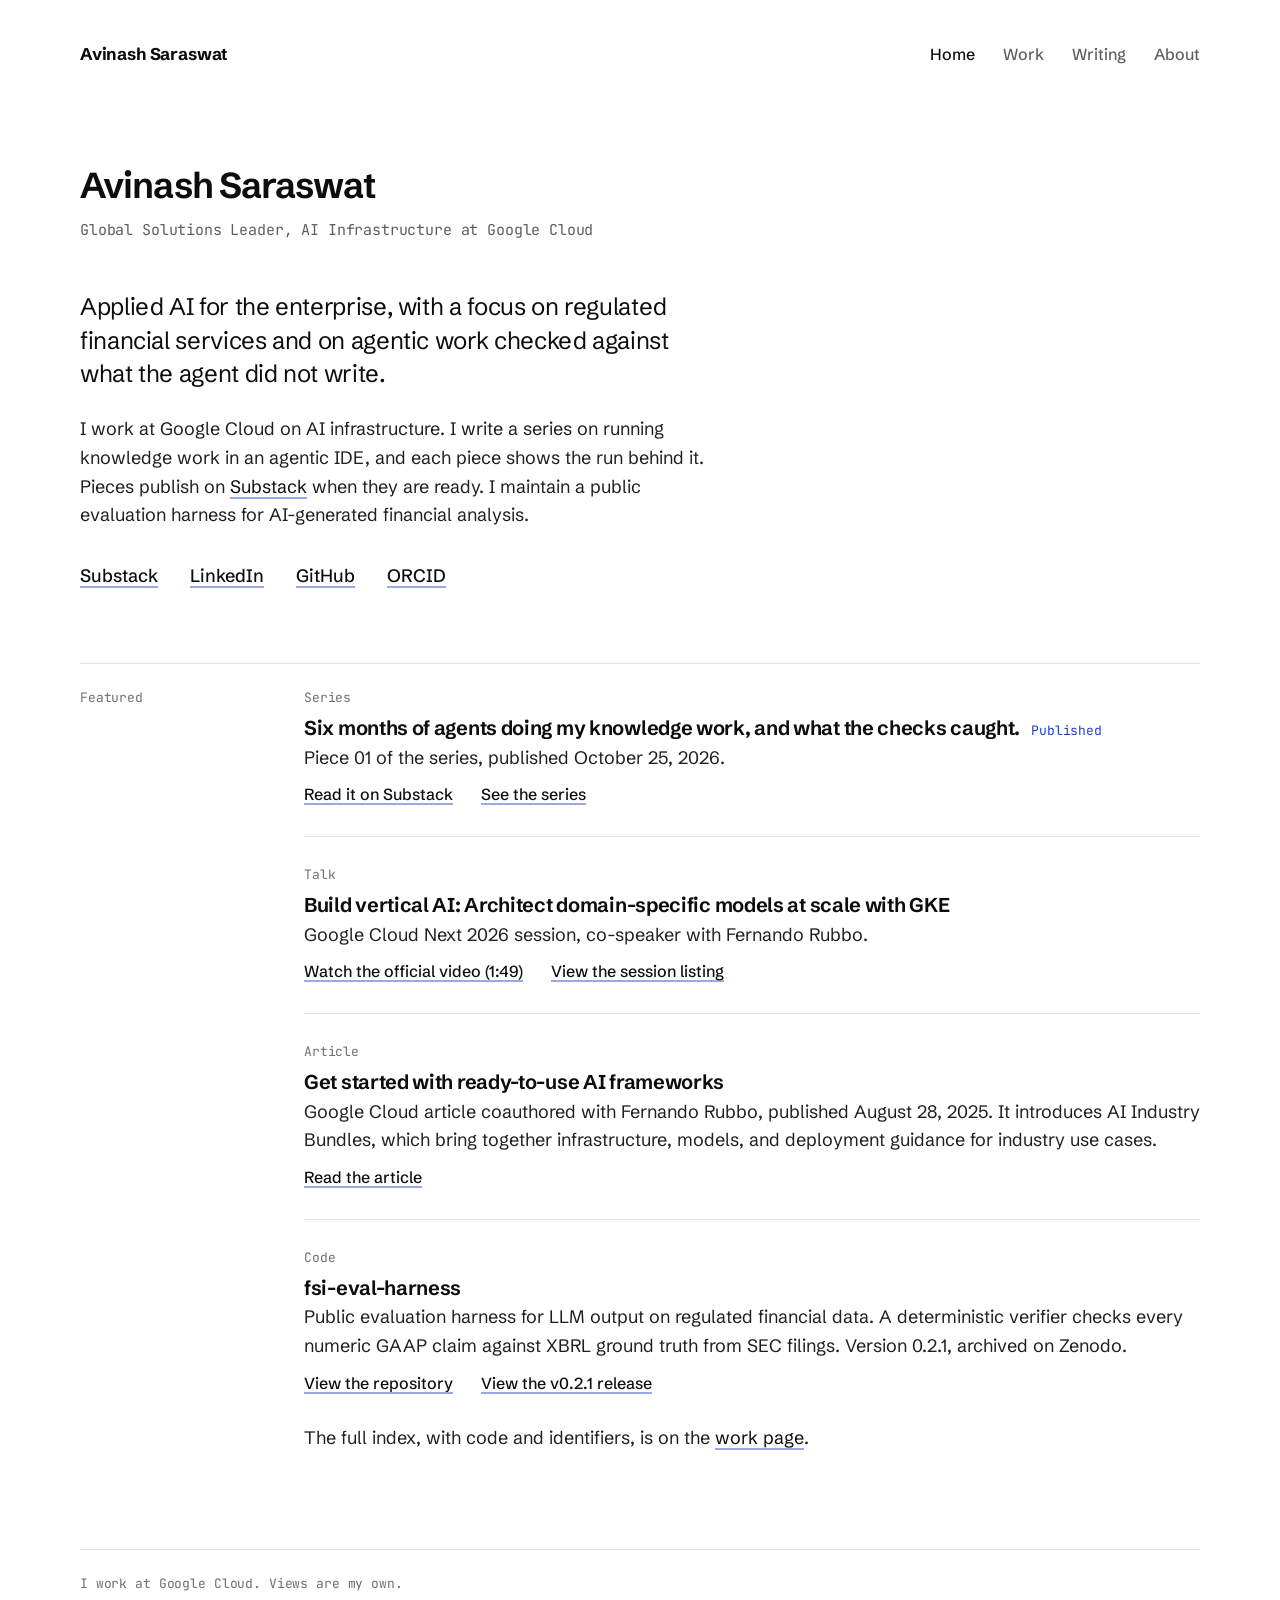
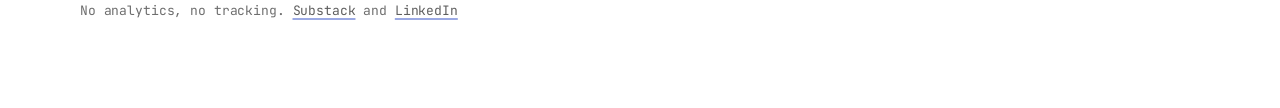
<file: index.html>
<!doctype html>
<html lang="en">
<head>
  <meta charset="utf-8">
  <meta name="viewport" content="width=device-width, initial-scale=1">
  <title>Avinash Saraswat</title>
  <meta name="description" content="Avinash Saraswat on applied AI for the enterprise, regulated financial services, and agentic work checked against what the agent did not write.">
  <meta name="google-site-verification" content="HJkdH8JYp2K1hhgkt5MfmzdalMM9m63tIvqROi1K8ds">
  <meta name="google-site-verification" content="auJzoFP5uxJTKR91743XDneQ1k03UvUhUlm2Y_x-gqA">
  <link rel="canonical" href="https://avinashsaraswat.com/">
  <meta property="og:type" content="profile">
  <meta property="og:title" content="Avinash Saraswat">
  <meta property="og:description" content="Avinash Saraswat on applied AI for the enterprise, regulated financial services, and agentic work checked against what the agent did not write.">
  <meta property="og:url" content="https://avinashsaraswat.com/">
  <script type="application/ld+json">{"@context":"https://schema.org","@type":"Person","name":"Avinash Saraswat","alternateName":"Avi Saraswat","jobTitle":"Global Solutions Leader, AI Infrastructure","worksFor":{"@type":"Organization","name":"Google Cloud"},"url":"https://avinashsaraswat.com/","sameAs":["https://www.linkedin.com/in/avinashsaraswat/","https://avinashsaraswat.substack.com/","https://github.com/avinashsaraswat","https://orcid.org/0009-0004-6914-7614","https://doi.org/10.5281/zenodo.23464698"]}</script>
  <link rel="stylesheet" href="style.css">
  <link rel="icon" href="data:image/svg+xml,%3Csvg xmlns='http://www.w3.org/2000/svg' viewBox='0 0 64 64'%3E%3Crect width='64' height='64' fill='%23161718'/%3E%3Ctext x='32' y='41' font-family='Helvetica,Arial,sans-serif' font-size='26' font-weight='600' text-anchor='middle' fill='%23f2f2f2'%3EAS%3C/text%3E%3C/svg%3E">
  <meta name="theme-color" content="#ffffff">
</head>
<body>
<div class="wrap">

<header class="site">
  <a class="name" href="index.html">Avinash Saraswat</a>
  <nav aria-label="Site">
    <ul>
      <li><a href="index.html" aria-current="page">Home</a></li>
      <li><a href="work.html">Work</a></li>
      <li><a href="writing.html">Writing</a></li>
      <li><a href="about.html">About</a></li>
    </ul>
  </nav>
</header>

<main>
  <section class="head intro">
  <h1>Avinash Saraswat</h1>
  <p class="role">Global Solutions Leader, AI Infrastructure at Google Cloud</p>
  <p class="lede">Applied AI for the enterprise, with a focus on regulated financial services and on agentic work checked against what the agent did not write.</p>

  <p>I work at Google Cloud on AI infrastructure. I write a series on running knowledge work in an agentic IDE, and each piece shows the run behind it. Pieces publish on <a href="https://avinashsaraswat.substack.com/archive">Substack</a> when they are ready. I maintain a public evaluation harness for AI-generated financial analysis.</p>

  <ul class="elsewhere" aria-label="Elsewhere">
    <li><a href="https://avinashsaraswat.substack.com/archive">Substack</a></li>
    <li><a href="https://www.linkedin.com/in/avinashsaraswat/">LinkedIn</a></li>
    <li><a href="https://github.com/avinashsaraswat">GitHub</a></li>
    <li><a href="https://orcid.org/0009-0004-6914-7614">ORCID</a></li>
  </ul>
  </section>

  <section>
  <h2>Featured</h2>
  <ol class="items featured">
    <li>
      <span class="kind">Series</span>
      <strong>Six months of agents doing my knowledge work, and what the checks caught.</strong>
      <span class="status">Published</span><br>
      Piece 01 of the series, published October 25, 2026.
      <div class="links">
        <a href="https://avinashsaraswat.substack.com/p/six-months-of-agents-doing-my-knowledge">Read it on Substack</a>
        <a href="writing.html">See the series</a>
      </div>
    </li>
    <li>
      <span class="kind">Talk</span>
      <strong>Build vertical AI: Architect domain-specific models at scale with GKE</strong><br>
      Google Cloud Next 2026 session, co-speaker with Fernando Rubbo.
      <div class="links">
        <a href="https://www.youtube.com/watch?v=OY_Y8zhj-8g">Watch the official video (1:49)</a>
        <a href="https://www.googlecloudevents.com/next-vegas/session/3912929/build-vertical-ai-architect-domain-specific-models-at-scale-with-gke">View the session listing</a>
      </div>
    </li>
    <li>
      <span class="kind">Article</span>
      <strong>Get started with ready-to-use AI frameworks</strong><br>
      Google Cloud article coauthored with Fernando Rubbo, published August 28, 2025. It introduces AI Industry Bundles, which bring together infrastructure, models, and deployment guidance for industry use cases.
      <div class="links"><a href="https://cloud.google.com/transform/get-started-with-ready-to-use-ai-frameworks">Read the article</a></div>
    </li>
    <li>
      <span class="kind">Code</span>
      <strong>fsi-eval-harness</strong><br>
      Public evaluation harness for LLM output on regulated financial data. A deterministic verifier checks every numeric GAAP claim against XBRL ground truth from SEC filings. Version 0.2.1, archived on Zenodo.
      <div class="links">
        <a href="https://github.com/avinashsaraswat/fsi-eval-harness">View the repository</a>
        <a href="https://github.com/avinashsaraswat/fsi-eval-harness/releases/tag/v0.2.1">View the v0.2.1 release</a>
      </div>
    </li>
  </ol>

  <p>The full index, with code and identifiers, is on the <a href="work.html">work page</a>.</p>
  </section>
</main>

<footer class="site">
  <p>I work at Google Cloud. Views are my own.</p>
  <p>No analytics, no tracking. <a href="https://avinashsaraswat.substack.com/archive">Substack</a> and <a href="https://www.linkedin.com/in/avinashsaraswat/">LinkedIn</a></p>
</footer>

</div>
</body>
</html>
</file>
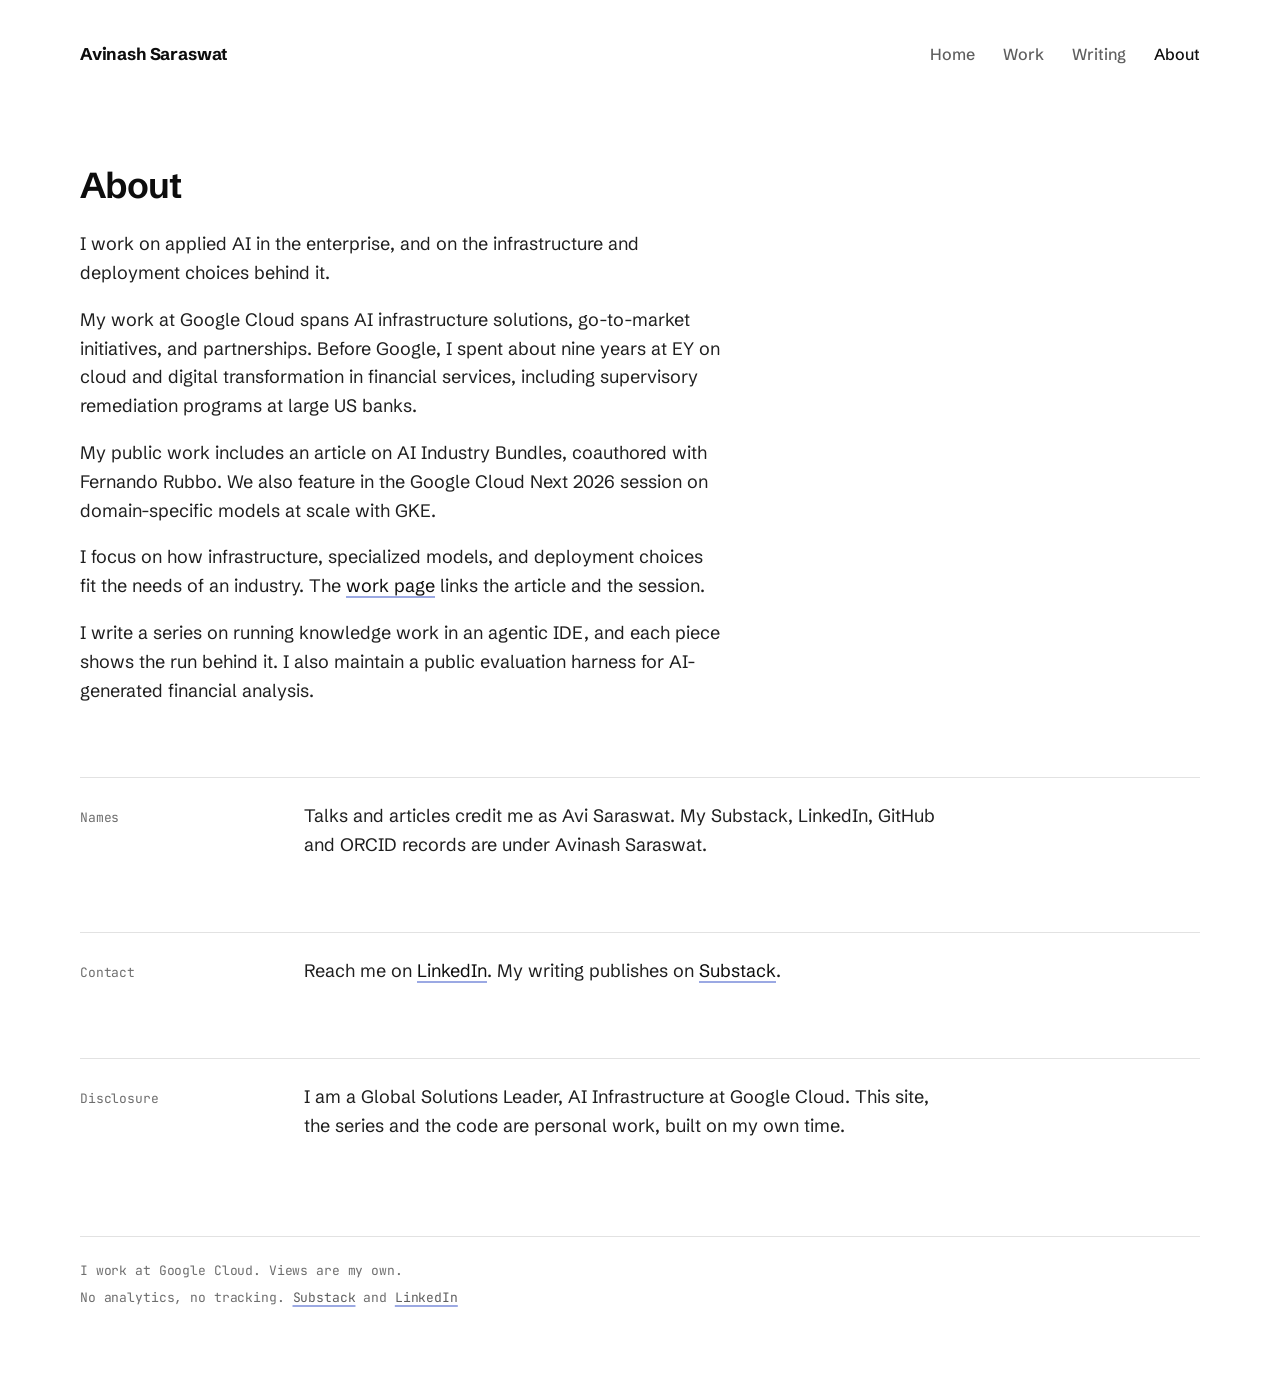
<file: about.html>
<!doctype html>
<html lang="en">
<head>
  <meta charset="utf-8">
  <meta name="viewport" content="width=device-width, initial-scale=1">
  <title>About | Avinash Saraswat</title>
  <meta name="description" content="About Avinash Saraswat, who works on the infrastructure and deployment choices behind enterprise AI at Google Cloud. Views are my own.">
  <link rel="canonical" href="https://avinashsaraswat.com/about.html">
  <meta property="og:type" content="website">
  <meta property="og:title" content="About | Avinash Saraswat">
  <meta property="og:description" content="About Avinash Saraswat, who works on the infrastructure and deployment choices behind enterprise AI at Google Cloud. Views are my own.">
  <meta property="og:url" content="https://avinashsaraswat.com/about.html">
  <link rel="stylesheet" href="style.css">
  <link rel="icon" href="data:image/svg+xml,%3Csvg xmlns='http://www.w3.org/2000/svg' viewBox='0 0 64 64'%3E%3Crect width='64' height='64' fill='%23161718'/%3E%3Ctext x='32' y='41' font-family='Helvetica,Arial,sans-serif' font-size='26' font-weight='600' text-anchor='middle' fill='%23f2f2f2'%3EAS%3C/text%3E%3C/svg%3E">
  <meta name="theme-color" content="#ffffff">
</head>
<body>
<div class="wrap">

<header class="site">
  <a class="name" href="index.html">Avinash Saraswat</a>
  <nav aria-label="Site">
    <ul>
      <li><a href="index.html">Home</a></li>
      <li><a href="work.html">Work</a></li>
      <li><a href="writing.html">Writing</a></li>
      <li><a href="about.html" aria-current="page">About</a></li>
    </ul>
  </nav>
</header>

<main>
  <section class="head">
  <h1>About</h1>

  <p>I work on applied AI in the enterprise, and on the infrastructure and deployment choices behind it.</p>

  <p>My work at Google Cloud spans AI infrastructure solutions, go-to-market initiatives, and partnerships. Before Google, I spent about nine years at EY on cloud and digital transformation in financial services, including supervisory remediation programs at large US banks.</p>

  <p>My public work includes an article on AI Industry Bundles, coauthored with Fernando Rubbo. We also feature in the Google Cloud Next 2026 session on domain-specific models at scale with GKE.</p>

  <p>I focus on how infrastructure, specialized models, and deployment choices fit the needs of an industry. The <a href="work.html">work page</a> links the article and the session.</p>

  <p>I write a series on running knowledge work in an agentic IDE, and each piece shows the run behind it. I also maintain a public evaluation harness for AI-generated financial analysis.</p>
  </section>

  <section>
  <h2>Names</h2>
  <p>Talks and articles credit me as Avi Saraswat. My Substack, LinkedIn, GitHub and ORCID records are under Avinash Saraswat.</p>
  </section>

  <section>
  <h2>Contact</h2>
  <p>Reach me on <a href="https://www.linkedin.com/in/avinashsaraswat/">LinkedIn</a>. My writing publishes on <a href="https://avinashsaraswat.substack.com/archive">Substack</a>.</p>
  </section>

  <section>
  <h2>Disclosure</h2>
  <p>I am a Global Solutions Leader, AI Infrastructure at Google Cloud. This site, the series and the code are personal work, built on my own time.</p>
  </section>
</main>

<footer class="site">
  <p>I work at Google Cloud. Views are my own.</p>
  <p>No analytics, no tracking. <a href="https://avinashsaraswat.substack.com/archive">Substack</a> and <a href="https://www.linkedin.com/in/avinashsaraswat/">LinkedIn</a></p>
</footer>

</div>
</body>
</html>
</file>
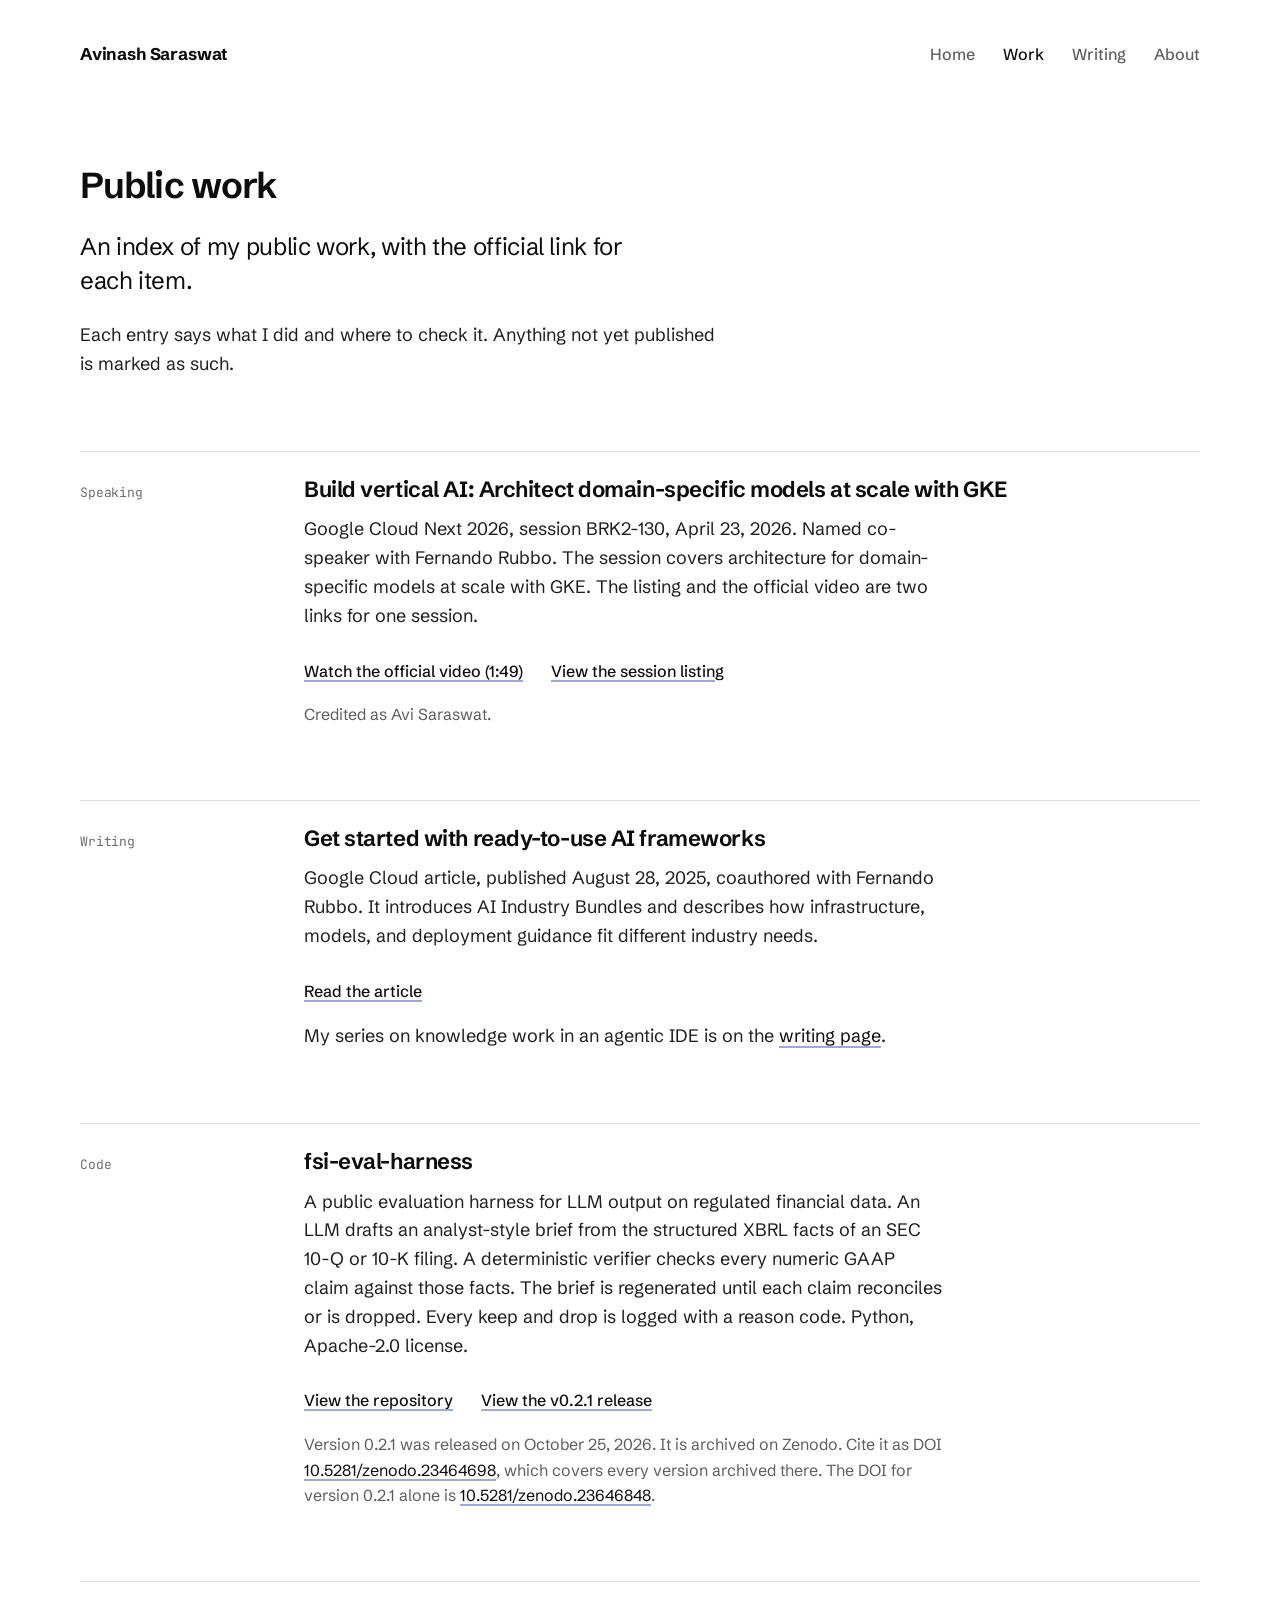
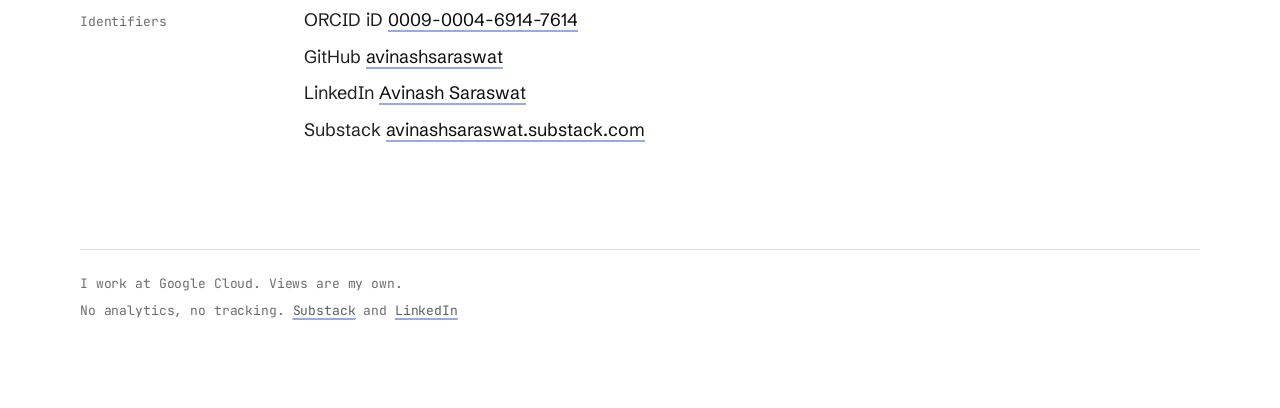
<file: work.html>
<!doctype html>
<html lang="en">
<head>
  <meta charset="utf-8">
  <meta name="viewport" content="width=device-width, initial-scale=1">
  <title>Work | Avinash Saraswat</title>
  <meta name="description" content="An index of Avinash Saraswat's public work. A Google Cloud Next 2026 session, a Google Cloud article, a public evaluation harness and an ORCID iD.">
  <link rel="canonical" href="https://avinashsaraswat.com/work.html">
  <meta property="og:type" content="website">
  <meta property="og:title" content="Work | Avinash Saraswat">
  <meta property="og:description" content="An index of Avinash Saraswat's public work. A Google Cloud Next 2026 session, a Google Cloud article, a public evaluation harness and an ORCID iD.">
  <meta property="og:url" content="https://avinashsaraswat.com/work.html">
  <link rel="stylesheet" href="style.css">
  <link rel="icon" href="data:image/svg+xml,%3Csvg xmlns='http://www.w3.org/2000/svg' viewBox='0 0 64 64'%3E%3Crect width='64' height='64' fill='%23161718'/%3E%3Ctext x='32' y='41' font-family='Helvetica,Arial,sans-serif' font-size='26' font-weight='600' text-anchor='middle' fill='%23f2f2f2'%3EAS%3C/text%3E%3C/svg%3E">
  <meta name="theme-color" content="#ffffff">
</head>
<body>
<div class="wrap">

<header class="site">
  <a class="name" href="index.html">Avinash Saraswat</a>
  <nav aria-label="Site">
    <ul>
      <li><a href="index.html">Home</a></li>
      <li><a href="work.html" aria-current="page">Work</a></li>
      <li><a href="writing.html">Writing</a></li>
      <li><a href="about.html">About</a></li>
    </ul>
  </nav>
</header>

<main>
  <section class="head">
  <h1>Public work</h1>
  <p class="lede">An index of my public work, with the official link for each item.</p>
  <p>Each entry says what I did and where to check it. Anything not yet published is marked as such.</p>
  </section>

  <section>
  <h2>Speaking</h2>
  <h3>Build vertical AI: Architect domain-specific models at scale with GKE</h3>
  <p>Google Cloud Next 2026, session BRK2-130, April 23, 2026. Named co-speaker with Fernando Rubbo. The session covers architecture for domain-specific models at scale with GKE. The listing and the official video are two links for one session.</p>
  <p class="links">
    <a href="https://www.youtube.com/watch?v=OY_Y8zhj-8g">Watch the official video (1:49)</a>
    <a href="https://www.googlecloudevents.com/next-vegas/session/3912929/build-vertical-ai-architect-domain-specific-models-at-scale-with-gke">View the session listing</a>
  </p>
  <p class="meta">Credited as Avi Saraswat.</p>
  </section>

  <section>
  <h2>Writing</h2>
  <h3>Get started with ready-to-use AI frameworks</h3>
  <p>Google Cloud article, published August 28, 2025, coauthored with Fernando Rubbo. It introduces AI Industry Bundles and describes how infrastructure, models, and deployment guidance fit different industry needs.</p>
  <p class="links"><a href="https://cloud.google.com/transform/get-started-with-ready-to-use-ai-frameworks">Read the article</a></p>
  <p>My series on knowledge work in an agentic IDE is on the <a href="writing.html">writing page</a>.</p>
  </section>

  <section>
  <h2>Code</h2>
  <h3>fsi-eval-harness</h3>
  <p>A public evaluation harness for LLM output on regulated financial data. An LLM drafts an analyst-style brief from the structured XBRL facts of an SEC 10-Q or 10-K filing. A deterministic verifier checks every numeric GAAP claim against those facts. The brief is regenerated until each claim reconciles or is dropped. Every keep and drop is logged with a reason code. Python, Apache-2.0 license.</p>
  <p class="links">
    <a href="https://github.com/avinashsaraswat/fsi-eval-harness">View the repository</a>
    <a href="https://github.com/avinashsaraswat/fsi-eval-harness/releases/tag/v0.2.1">View the v0.2.1 release</a>
  </p>
  <p class="meta">Version 0.2.1 was released on October 25, 2026. It is archived on Zenodo. Cite it as DOI <a href="https://doi.org/10.5281/zenodo.23464698">10.5281/zenodo.23464698</a>, which covers every version archived there. The DOI for version 0.2.1 alone is <a href="https://doi.org/10.5281/zenodo.23646848">10.5281/zenodo.23646848</a>.</p>
  </section>

  <section>
  <h2>Identifiers</h2>
  <ul class="plain">
    <li>ORCID iD <a href="https://orcid.org/0009-0004-6914-7614">0009-0004-6914-7614</a></li>
    <li>GitHub <a href="https://github.com/avinashsaraswat">avinashsaraswat</a></li>
    <li>LinkedIn <a href="https://www.linkedin.com/in/avinashsaraswat/">Avinash Saraswat</a></li>
    <li>Substack <a href="https://avinashsaraswat.substack.com/archive">avinashsaraswat.substack.com</a></li>
  </ul>
  </section>
</main>

<footer class="site">
  <p>I work at Google Cloud. Views are my own.</p>
  <p>No analytics, no tracking. <a href="https://avinashsaraswat.substack.com/archive">Substack</a> and <a href="https://www.linkedin.com/in/avinashsaraswat/">LinkedIn</a></p>
</footer>

</div>
</body>
</html>
</file>
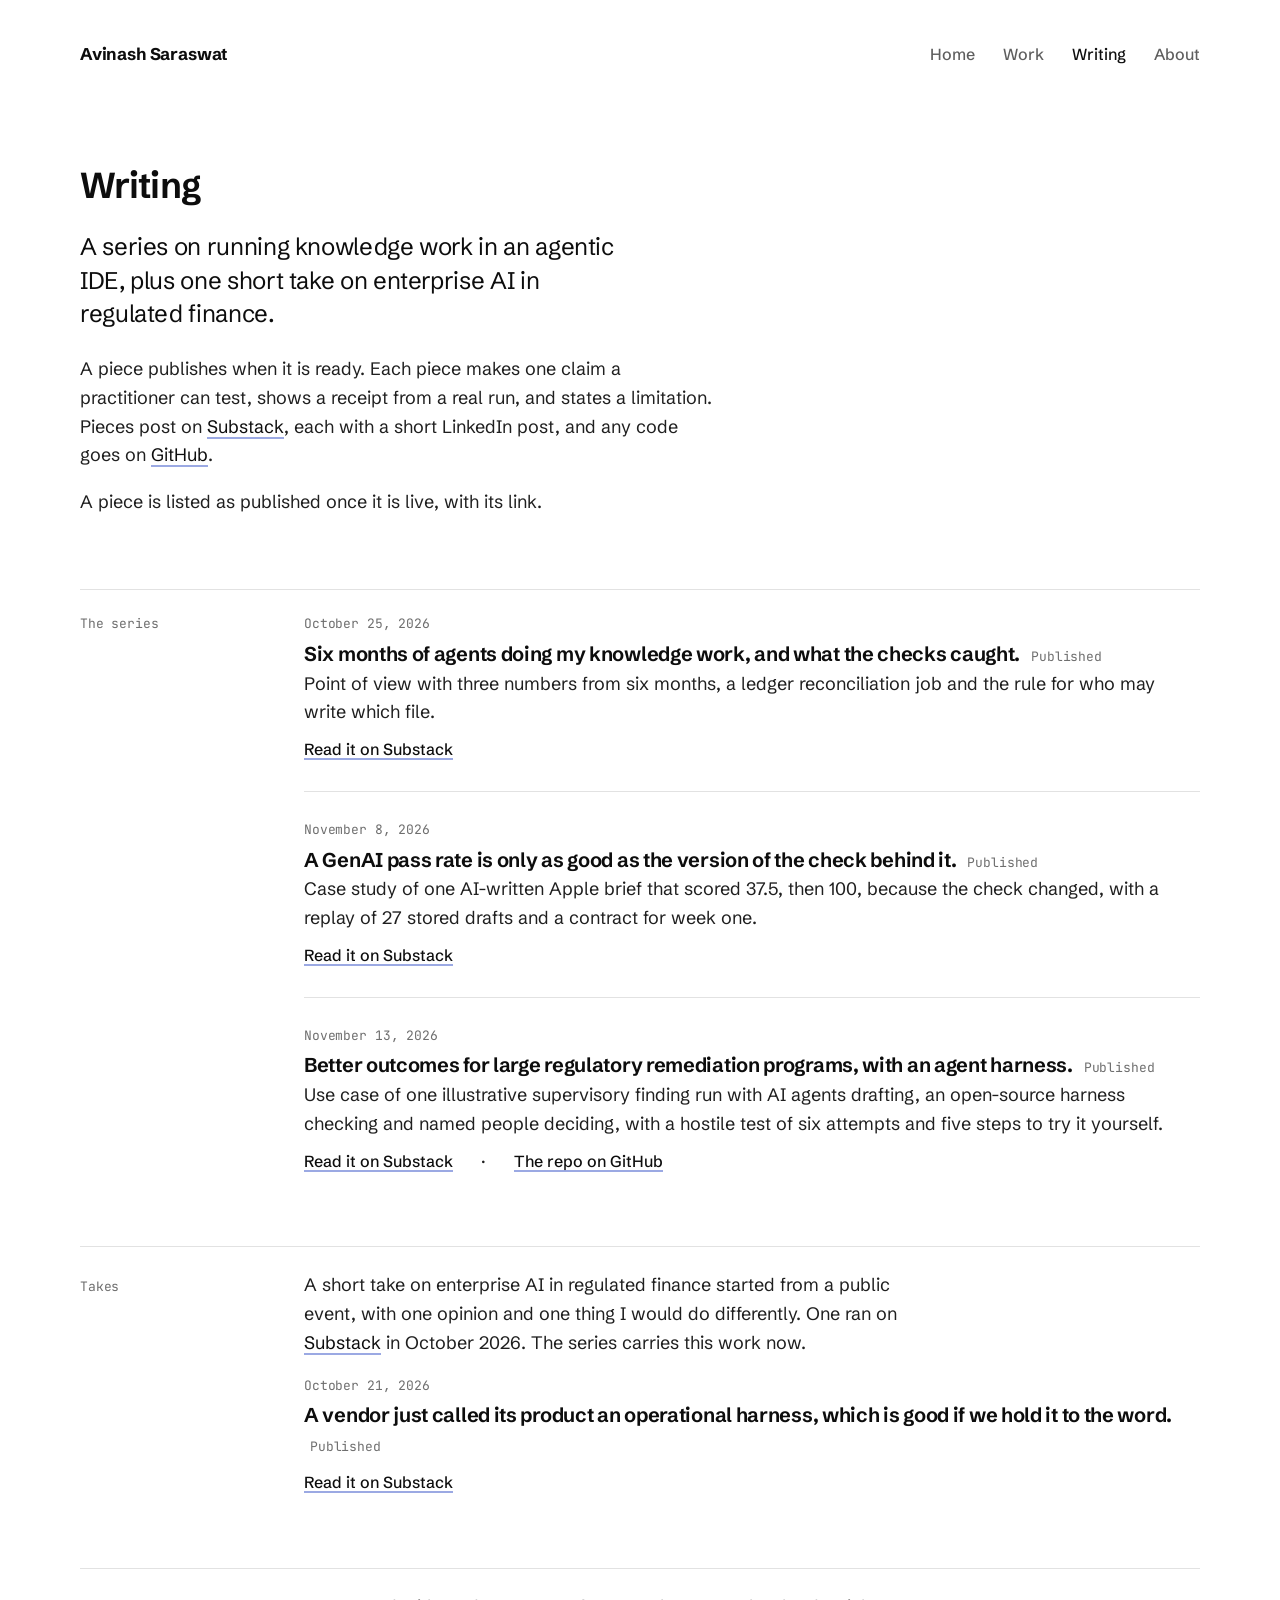
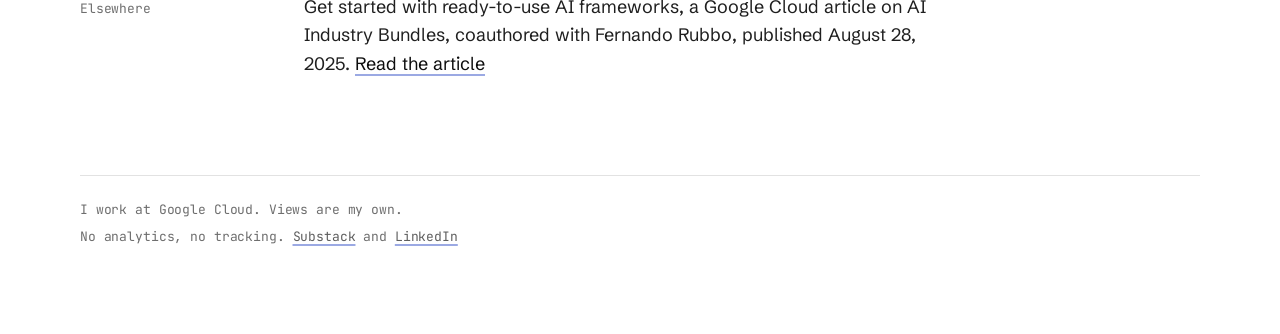
<file: writing.html>
<!doctype html>
<html lang="en">
<head>
  <meta charset="utf-8">
  <meta name="viewport" content="width=device-width, initial-scale=1">
  <title>Writing | Avinash Saraswat</title>
  <meta name="description" content="Avinash Saraswat's series on running knowledge work in an agentic IDE, on Substack. Each piece shows the run behind it.">
  <link rel="canonical" href="https://avinashsaraswat.com/writing.html">
  <meta property="og:type" content="website">
  <meta property="og:title" content="Writing | Avinash Saraswat">
  <meta property="og:description" content="Avinash Saraswat's series on running knowledge work in an agentic IDE, on Substack. Each piece shows the run behind it.">
  <meta property="og:url" content="https://avinashsaraswat.com/writing.html">
  <link rel="stylesheet" href="style.css">
  <link rel="icon" href="data:image/svg+xml,%3Csvg xmlns='http://www.w3.org/2000/svg' viewBox='0 0 64 64'%3E%3Crect width='64' height='64' fill='%23161718'/%3E%3Ctext x='32' y='41' font-family='Helvetica,Arial,sans-serif' font-size='26' font-weight='600' text-anchor='middle' fill='%23f2f2f2'%3EAS%3C/text%3E%3C/svg%3E">
  <meta name="theme-color" content="#ffffff">
</head>
<body>
<div class="wrap">

<header class="site">
  <a class="name" href="index.html">Avinash Saraswat</a>
  <nav aria-label="Site">
    <ul>
      <li><a href="index.html">Home</a></li>
      <li><a href="work.html">Work</a></li>
      <li><a href="writing.html" aria-current="page">Writing</a></li>
      <li><a href="about.html">About</a></li>
    </ul>
  </nav>
</header>

<main>
  <section class="head">
  <h1>Writing</h1>
  <p class="lede">A series on running knowledge work in an agentic IDE, plus one short take on enterprise AI in regulated finance.</p>

  <p>A piece publishes when it is ready. Each piece makes one claim a practitioner can test, shows a receipt from a real run, and states a limitation. Pieces post on <a href="https://avinashsaraswat.substack.com/archive">Substack</a>, each with a short LinkedIn post, and any code goes on <a href="https://github.com/avinashsaraswat">GitHub</a>.</p>

  <p>A piece is listed as published once it is live, with its link.</p>
  </section>

  <section>
  <h2>The series</h2>
  <ol class="items series">
    <li>
      <span class="week">October 25, 2026</span>
      <strong>Six months of agents doing my knowledge work, and what the checks caught.</strong>
      <span class="status">Published</span><br>
      Point of view with three numbers from six months, a ledger reconciliation job and the rule for who may write which file.
      <div class="links"><a href="https://avinashsaraswat.substack.com/p/six-months-of-agents-doing-my-knowledge">Read it on Substack</a></div>
    </li>
    <li>
      <span class="week">November 8, 2026</span>
      <strong>A GenAI pass rate is only as good as the version of the check behind it.</strong>
      <span class="status">Published</span><br>
      Case study of one AI-written Apple brief that scored 37.5, then 100, because the check changed, with a replay of 27 stored drafts and a contract for week one.
      <div class="links"><a href="https://avinashsaraswat.substack.com/p/one-draft-scored-375-then-100-seventeen">Read it on Substack</a></div>
    </li>
    <li>
      <span class="week">November 13, 2026</span>
      <strong>Better outcomes for large regulatory remediation programs, with an agent harness.</strong>
      <span class="status">Published</span><br>
      Use case of one illustrative supervisory finding run with AI agents drafting, an open-source harness checking and named people deciding, with a hostile test of six attempts and five steps to try it yourself.
      <div class="links"><a href="https://avinashsaraswat.substack.com/p/better-outcomes-for-large-regulatory">Read it on Substack</a> · <a href="https://github.com/avinashsaraswat/regrem-engine">The repo on GitHub</a></div>
    </li>
  </ol>
  </section>

  <section>
  <h2>Takes</h2>
  <p>A short take on enterprise AI in regulated finance started from a public event, with one opinion and one thing I would do differently. One ran on <a href="https://avinashsaraswat.substack.com/archive">Substack</a> in October 2026. The series carries this work now.</p>
  <ol class="items series">
    <li>
      <span class="week">October 21, 2026</span>
      <strong>A vendor just called its product an operational harness, which is good if we hold it to the word.</strong>
      <span class="status">Published</span>
      <div class="links"><a href="https://avinashsaraswat.substack.com/p/a-vendor-just-called-its-product">Read it on Substack</a></div>
    </li>
  </ol>
  </section>

  <section>
  <h2>Elsewhere</h2>
  <p>Get started with ready-to-use AI frameworks, a Google Cloud article on AI Industry Bundles, coauthored with Fernando Rubbo, published August 28, 2025. <a href="https://cloud.google.com/transform/get-started-with-ready-to-use-ai-frameworks">Read the article</a></p>
  </section>
</main>

<footer class="site">
  <p>I work at Google Cloud. Views are my own.</p>
  <p>No analytics, no tracking. <a href="https://avinashsaraswat.substack.com/archive">Substack</a> and <a href="https://www.linkedin.com/in/avinashsaraswat/">LinkedIn</a></p>
</footer>

</div>
</body>
</html>
</file>
<file: style.css>
/* Avinash Saraswat, personal site. Plain CSS, no build step.
   Both typefaces are served from this site (fonts/), under the SIL Open Font License. */

@font-face {
  font-family: "Schibsted Grotesk";
  src: url("fonts/schibsted-grotesk.woff2") format("woff2");
  font-weight: 400 900;
  font-style: normal;
  font-display: swap;
}

@font-face {
  font-family: "JetBrains Mono";
  src: url("fonts/jetbrains-mono.woff2") format("woff2");
  font-weight: 100 800;
  font-style: normal;
  font-display: swap;
}

:root {
  --bg: #ffffff;
  --fg: #0d0d0d;
  --text: #1f1f1f;
  --muted: #5e5e5e;
  --label: #6e6e6e;
  --rule: #e2e2e2;
  --accent: #2340c2;
  --sans: "Schibsted Grotesk", -apple-system, BlinkMacSystemFont, "Segoe UI", Roboto, "Helvetica Neue", Arial, sans-serif;
  --mono: "JetBrains Mono", ui-monospace, "SF Mono", Menlo, Consolas, monospace;
  --gutter: 14rem;
  color-scheme: light;
}

* {
  box-sizing: border-box;
}

html {
  font-size: 100%;
  -webkit-text-size-adjust: 100%;
}

body {
  margin: 0;
  background: var(--bg);
  color: var(--text);
  font-family: var(--sans);
  font-size: 1.125rem;
  line-height: 1.6;
  font-kerning: normal;
  overflow-wrap: break-word;
}

::selection {
  background: color-mix(in srgb, var(--accent) 18%, transparent);
}

.wrap {
  max-width: 76rem;
  margin: 0 auto;
  padding: 2.5rem 3rem 5rem;
}

/* Header */

header.site {
  display: flex;
  flex-wrap: wrap;
  align-items: baseline;
  justify-content: space-between;
  gap: 0.5rem 2rem;
  margin-bottom: 6rem;
}

header.site .name {
  color: var(--fg);
  font-size: 1.0625rem;
  font-weight: 700;
  letter-spacing: -0.01em;
  text-decoration: none;
}

nav ul {
  list-style: none;
  margin: 0;
  padding: 0;
  display: flex;
  flex-wrap: wrap;
  gap: 0.25rem 1.75rem;
}

nav a {
  color: var(--muted);
  font-size: 1rem;
  font-weight: 500;
  text-decoration: none;
}

nav a:hover,
nav a[aria-current="page"] {
  color: var(--fg);
}

/* Type */

h1,
h2,
h3 {
  color: var(--fg);
}

h1 {
  font-size: 2.25rem;
  font-weight: 650;
  line-height: 1.15;
  letter-spacing: -0.025em;
  margin: 0 0 1.5rem;
  text-wrap: balance;
}

.intro h1 {
  margin-bottom: 0.75rem;
}

h2 {
  color: var(--label);
  font-family: var(--mono);
  font-size: 0.8125rem;
  font-weight: 400;
  line-height: 1.6;
  letter-spacing: -0.01em;
  margin: 0 0 1.25rem;
}

h3 {
  font-size: 1.375rem;
  font-weight: 650;
  line-height: 1.25;
  letter-spacing: -0.02em;
  margin: 3rem 0 0.75rem;
  text-wrap: balance;
}

h2 + * {
  margin-top: 0;
}

p {
  max-width: 40rem;
  margin: 0 0 1.125rem;
  text-wrap: pretty;
}

a {
  color: var(--fg);
  text-decoration: underline;
  text-decoration-color: color-mix(in srgb, var(--accent) 45%, transparent);
  text-decoration-thickness: 1.5px;
  text-underline-offset: 0.2em;
  transition: color 0.12s ease, text-decoration-color 0.12s ease;
}

a:hover {
  color: var(--accent);
  text-decoration-color: var(--accent);
}

a:focus-visible {
  outline: 2px solid var(--accent);
  outline-offset: 2px;
  border-radius: 2px;
}

.role {
  color: var(--muted);
  font-family: var(--mono);
  font-size: 0.9375rem;
  letter-spacing: -0.01em;
  margin-bottom: 3rem;
}

.lede {
  max-width: 38rem;
  color: var(--fg);
  font-size: 1.5rem;
  line-height: 1.4;
  letter-spacing: -0.015em;
  margin-bottom: 1.5rem;
}

.meta {
  color: var(--muted);
  font-size: 1rem;
}

/* Sections, separated by a hairline */

main > section + section {
  margin-top: 4.5rem;
  padding-top: 1.5rem;
  border-top: 1px solid var(--rule);
}

main > section > :last-child {
  margin-bottom: 0;
}

/* Lists */

ul.elsewhere {
  list-style: none;
  margin: 2rem 0 0;
  padding: 0;
  display: flex;
  flex-wrap: wrap;
  gap: 0.5rem 2rem;
  font-weight: 500;
}

ol.items {
  list-style: none;
  max-width: 56rem;
  margin: 0 0 1.75rem;
  padding: 0;
}

ol.items > li + li {
  margin-top: 1.75rem;
  padding-top: 1.75rem;
  border-top: 1px solid var(--rule);
}

ol.items strong {
  color: var(--fg);
  font-size: 1.25rem;
  font-weight: 650;
  line-height: 1.3;
  letter-spacing: -0.015em;
}

.kind,
.week {
  display: block;
  color: var(--label);
  font-family: var(--mono);
  font-size: 0.8125rem;
  letter-spacing: -0.01em;
  margin-bottom: 0.375rem;
}

.status {
  margin-left: 0.375rem;
  color: var(--accent);
  font-family: var(--mono);
  font-size: 0.8125rem;
  letter-spacing: -0.01em;
  white-space: nowrap;
}

li:has(.week) .status {
  color: var(--label);
}

.links {
  display: flex;
  flex-wrap: wrap;
  gap: 0.25rem 1.75rem;
  margin-top: 0.625rem;
  font-size: 1rem;
  font-weight: 500;
}

p.links {
  margin-bottom: 1.125rem;
}

ul.plain {
  list-style: none;
  margin: 0 0 1rem;
  padding: 0;
}

ul.plain li {
  margin-bottom: 0.5rem;
}

/* Footer */

footer.site {
  margin-top: 6rem;
  padding-top: 1.5rem;
  border-top: 1px solid var(--rule);
  color: var(--label);
  font-family: var(--mono);
  font-size: 0.8125rem;
  letter-spacing: -0.01em;
}

footer.site p {
  max-width: none;
  margin: 0 0 0.375rem;
}

footer.site a {
  color: var(--muted);
}

/* Wide screens: section labels hang in a left column */

@media (min-width: 60rem) {
  main > section:not(.head) {
    display: grid;
    grid-template-columns: var(--gutter) minmax(0, 1fr);
    align-items: baseline;
  }

  main > section:not(.head) > * {
    grid-column: 2;
  }

  main > section:not(.head) > h2 {
    grid-column: 1;
    grid-row: 1;
    margin: 0;
    padding-right: 2rem;
  }
}

/* Tablets and phones: one narrow column */

@media (max-width: 59.99rem) {
  .wrap {
    max-width: 46rem;
  }
}

@media (max-width: 30rem) {
  body {
    font-size: 1.0625rem;
  }

  .wrap {
    padding: 1.5rem 1.25rem 3rem;
  }

  header.site {
    margin-bottom: 3.5rem;
  }

  h1 {
    font-size: 1.875rem;
  }

  .role {
    margin-bottom: 2.25rem;
  }

  .lede {
    font-size: 1.25rem;
  }

  main > section + section {
    margin-top: 3rem;
  }

  footer.site {
    margin-top: 4rem;
  }
}

@media (prefers-reduced-motion: reduce) {
  * {
    transition: none !important;
  }
}
</file>
